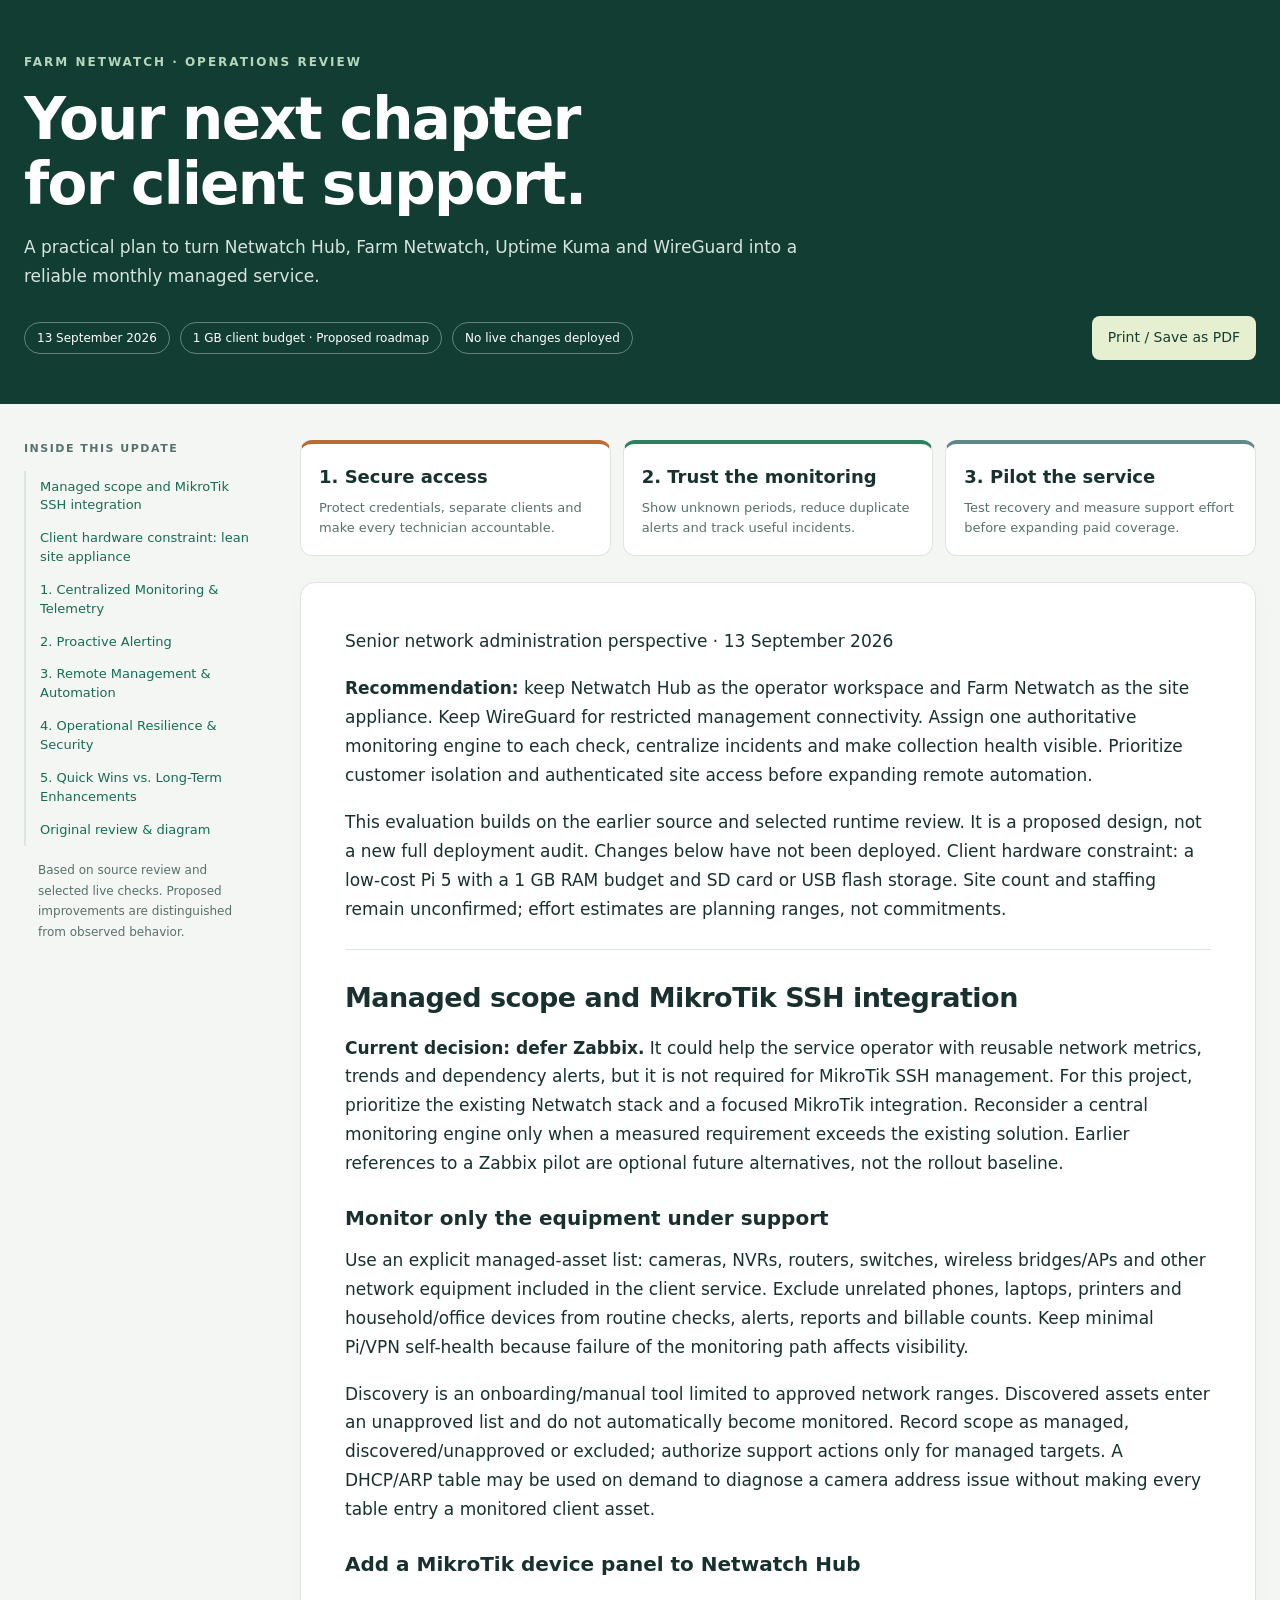
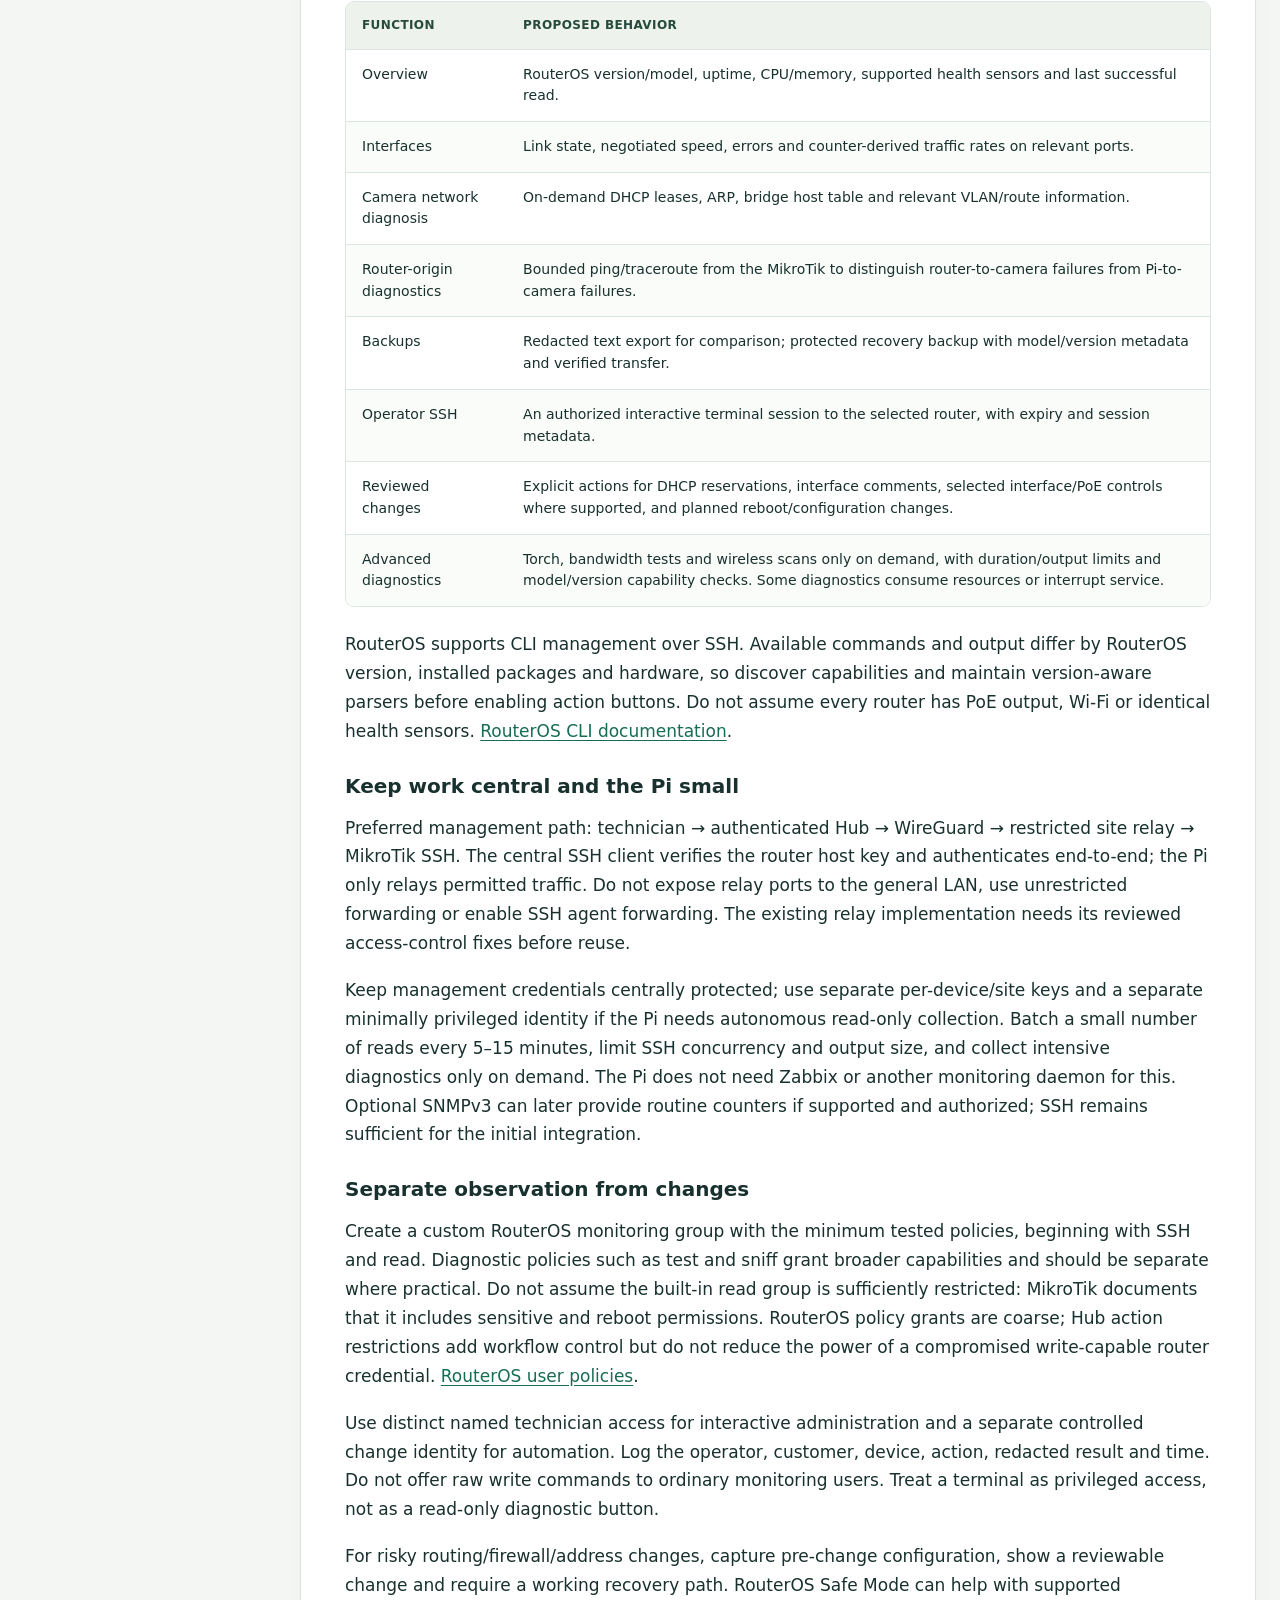
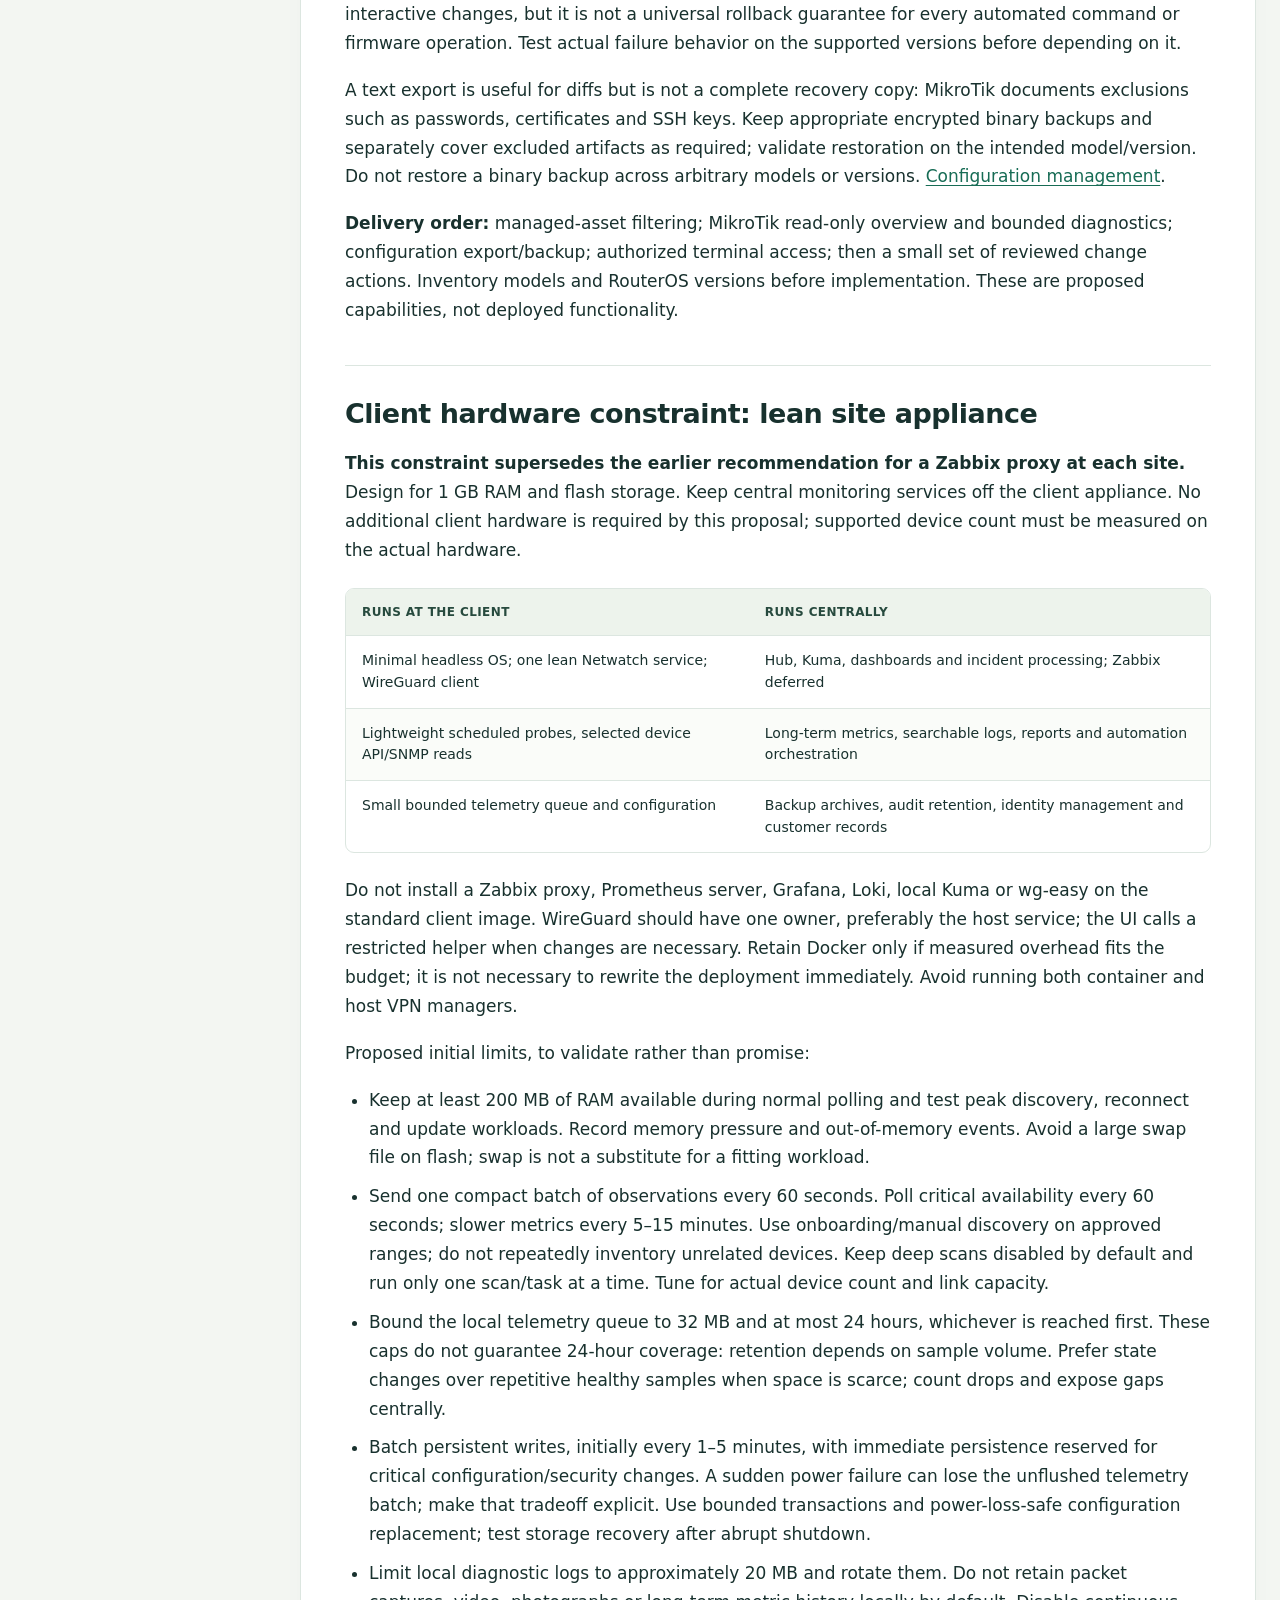
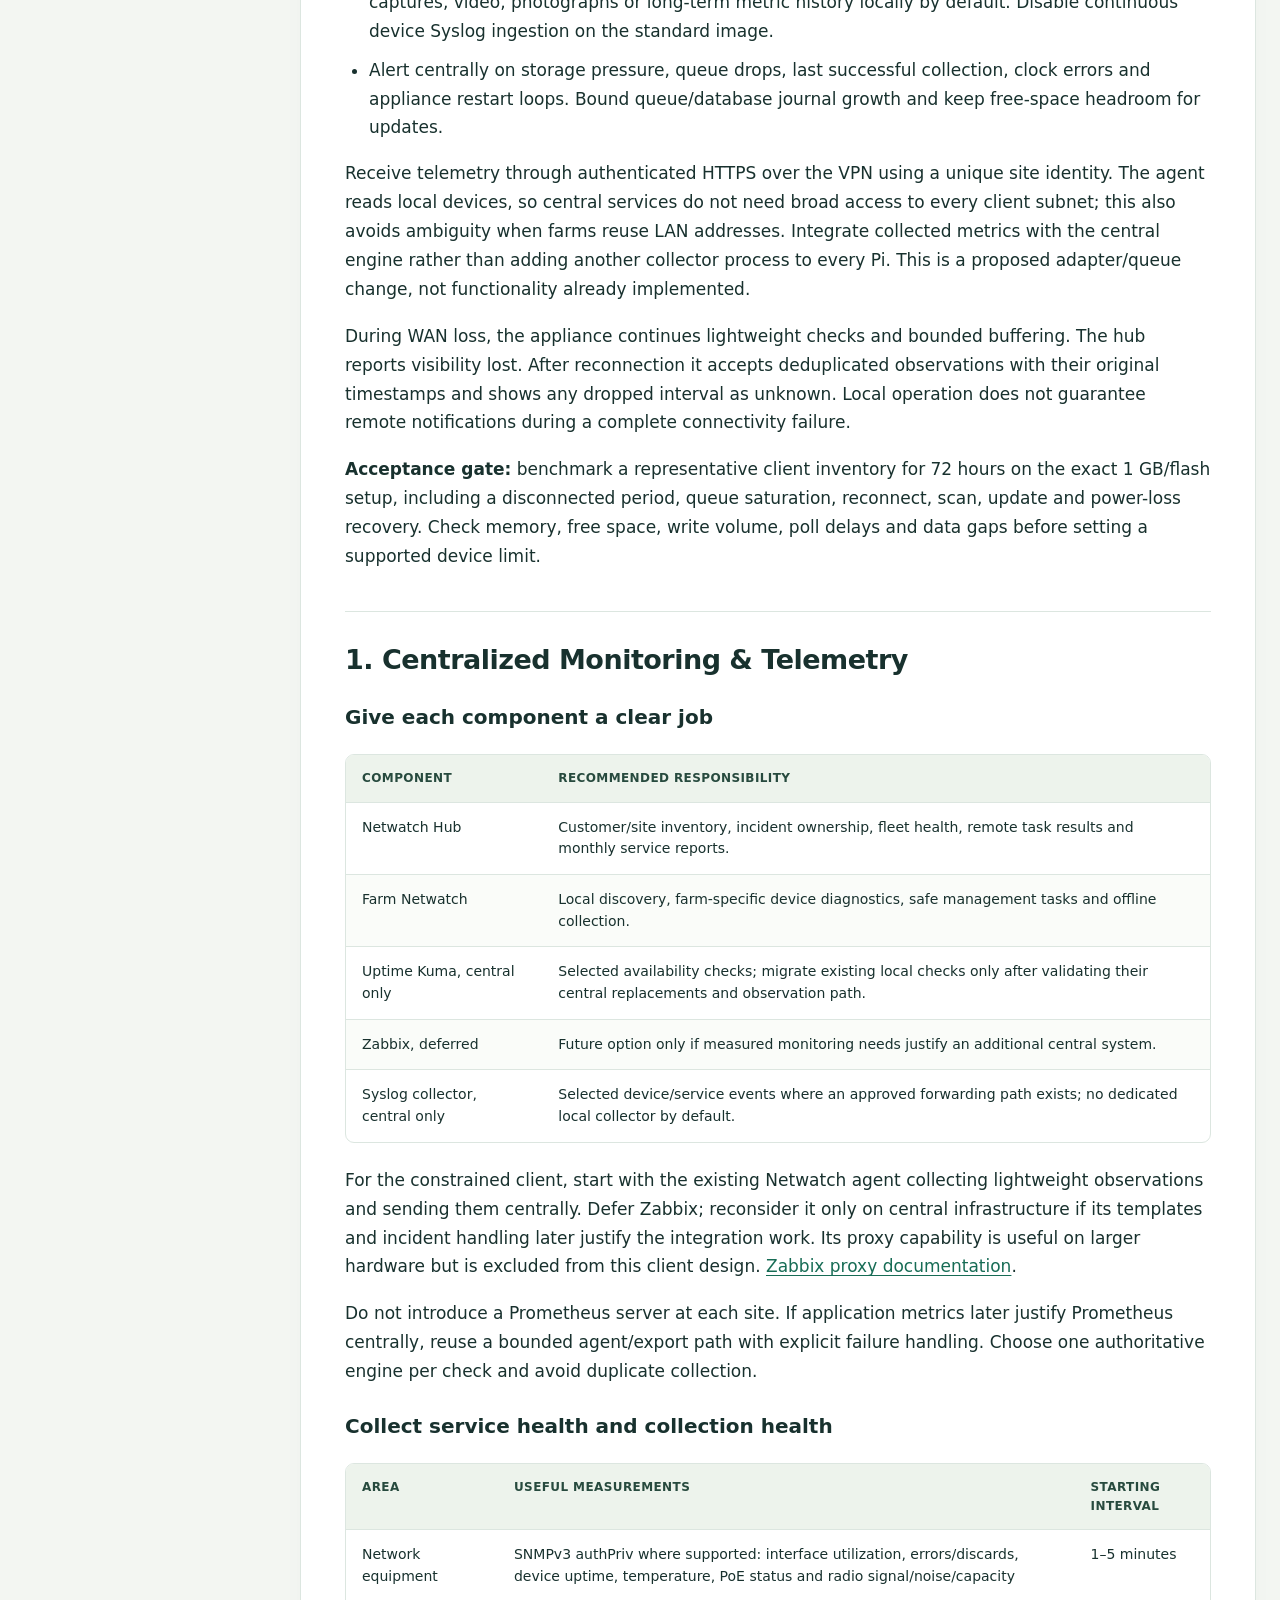
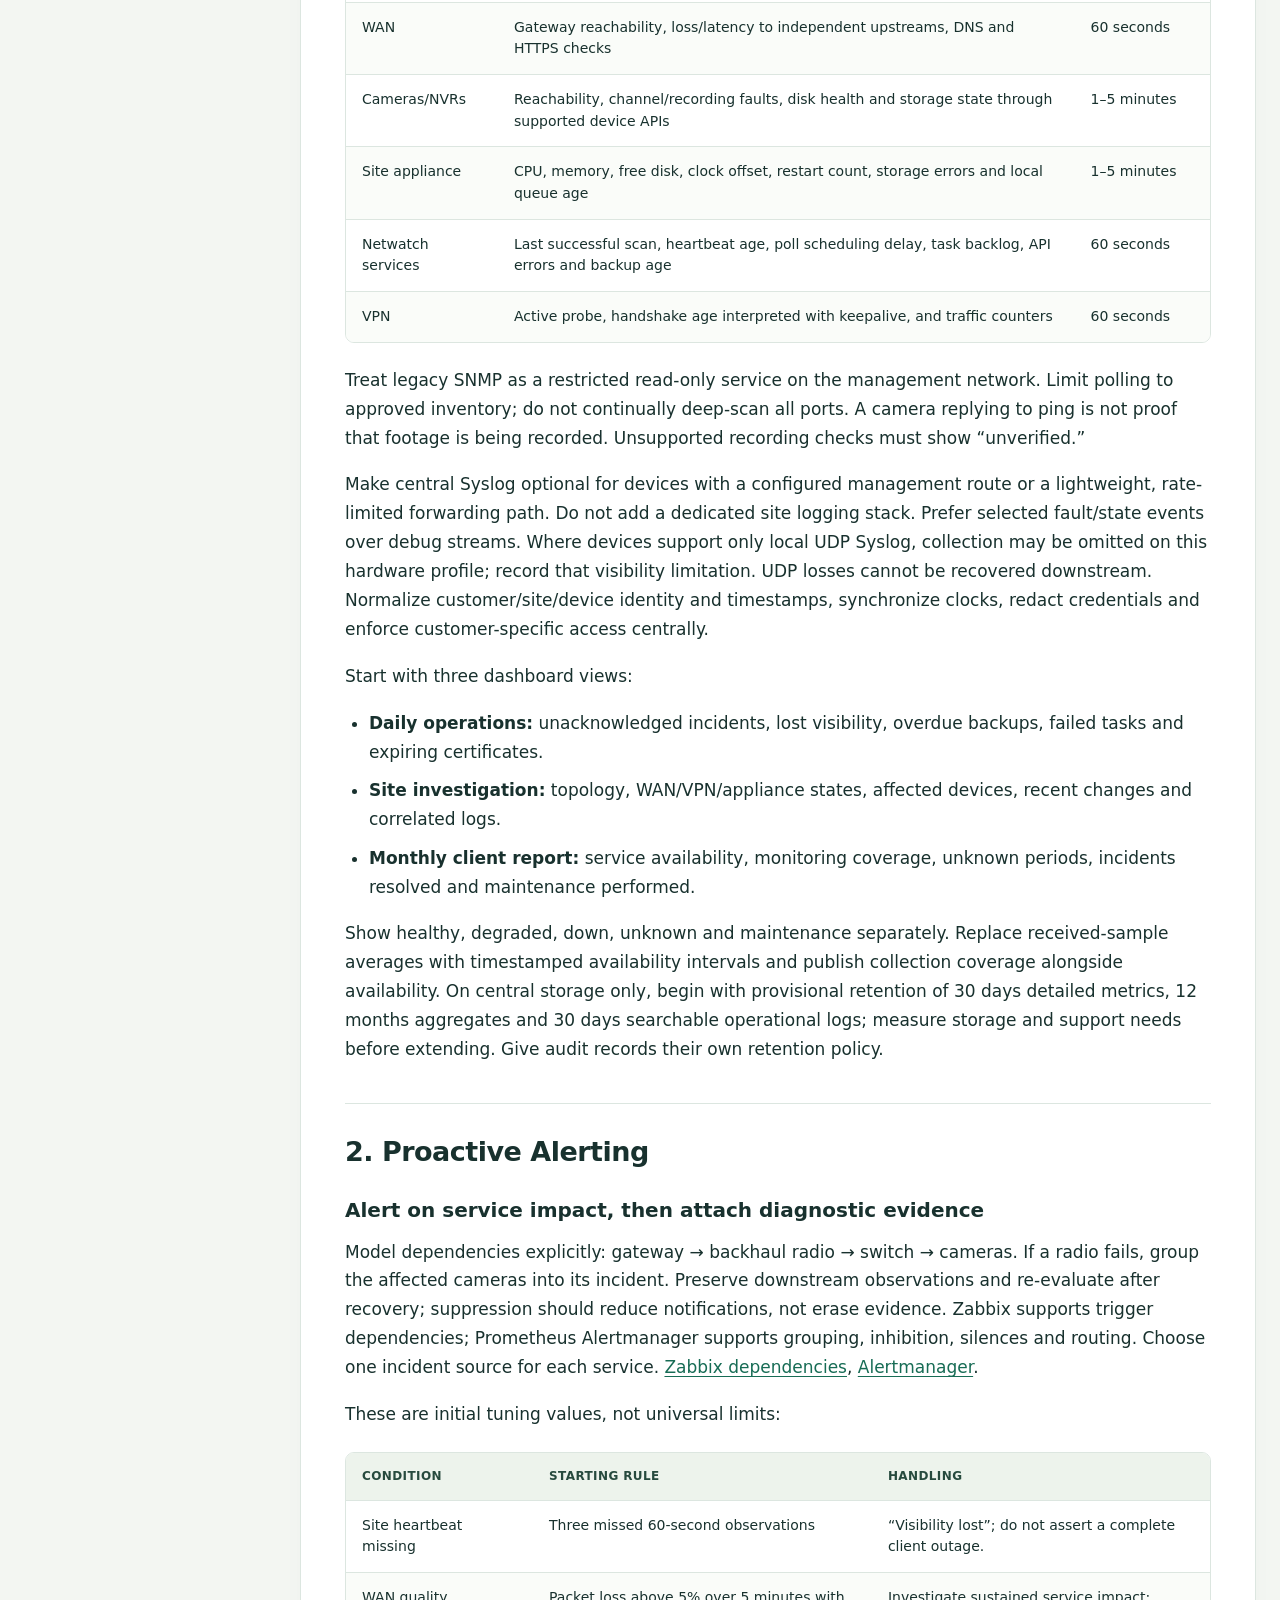
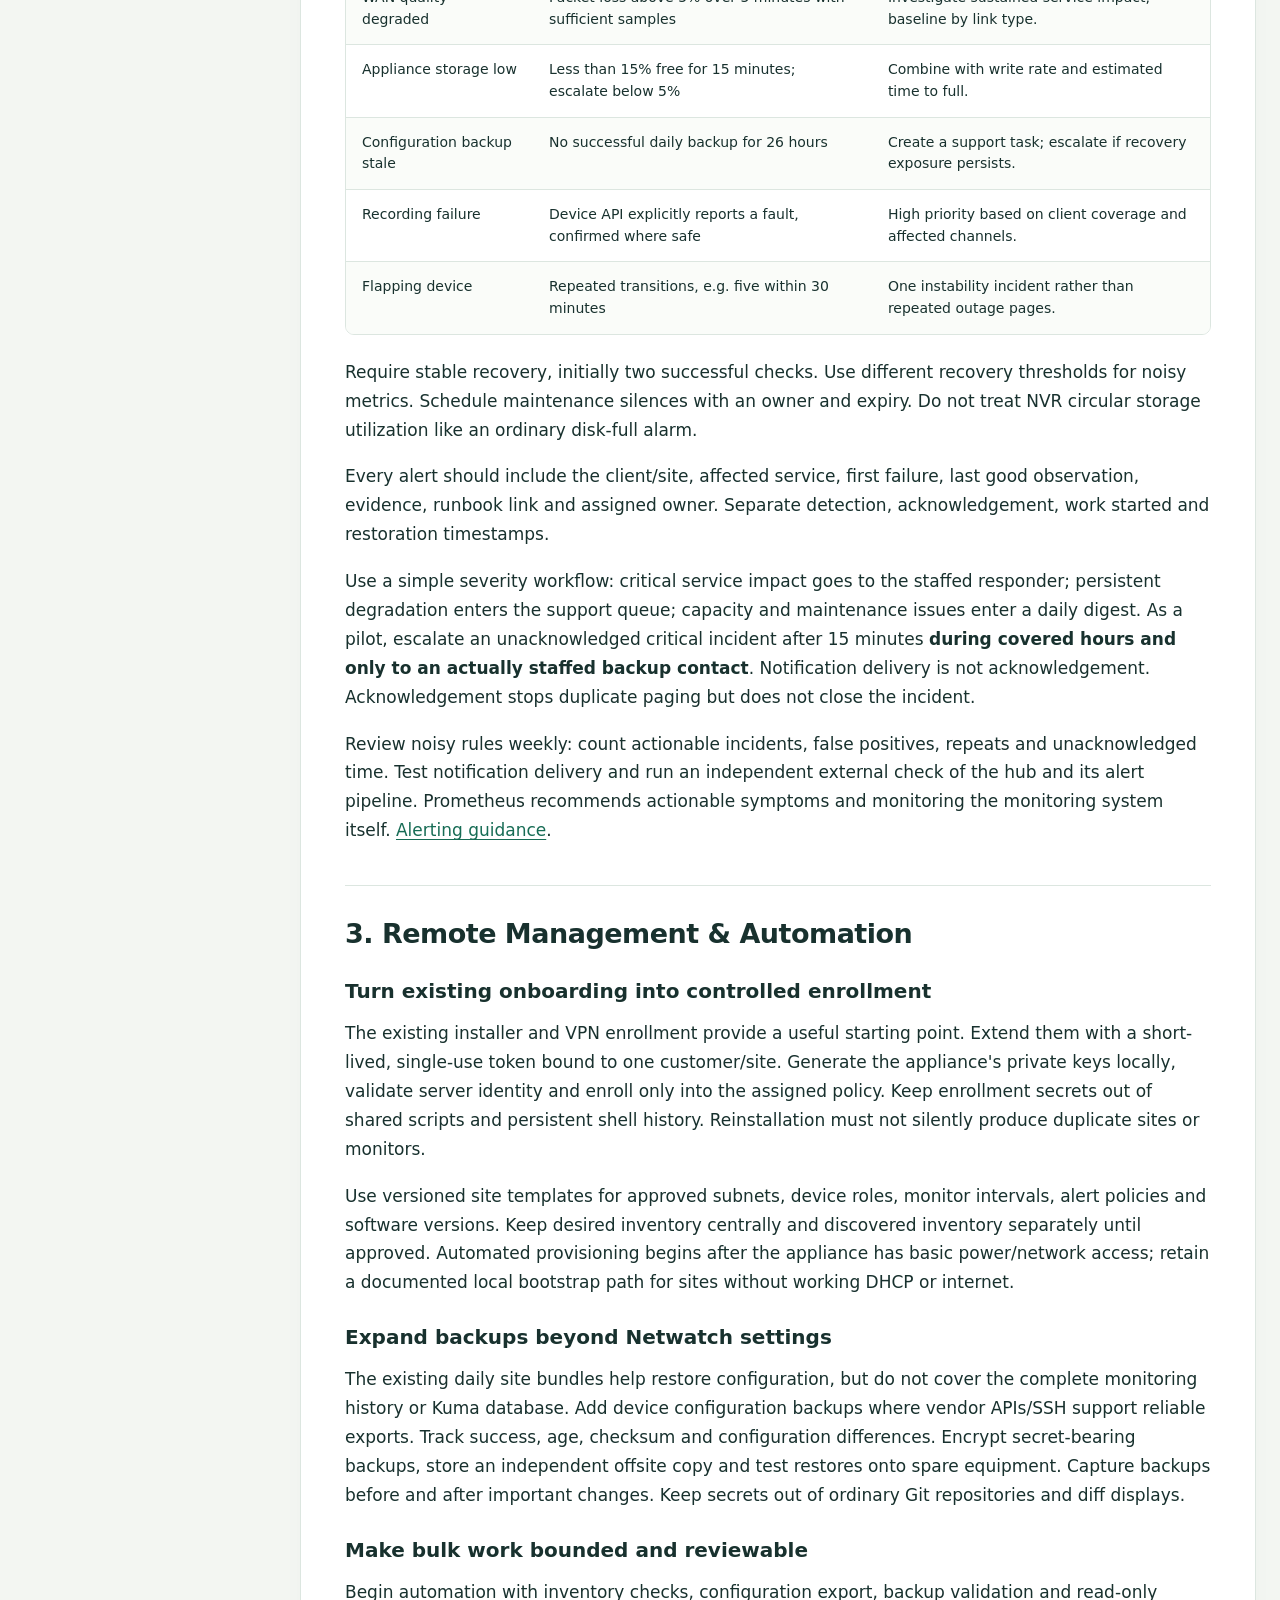
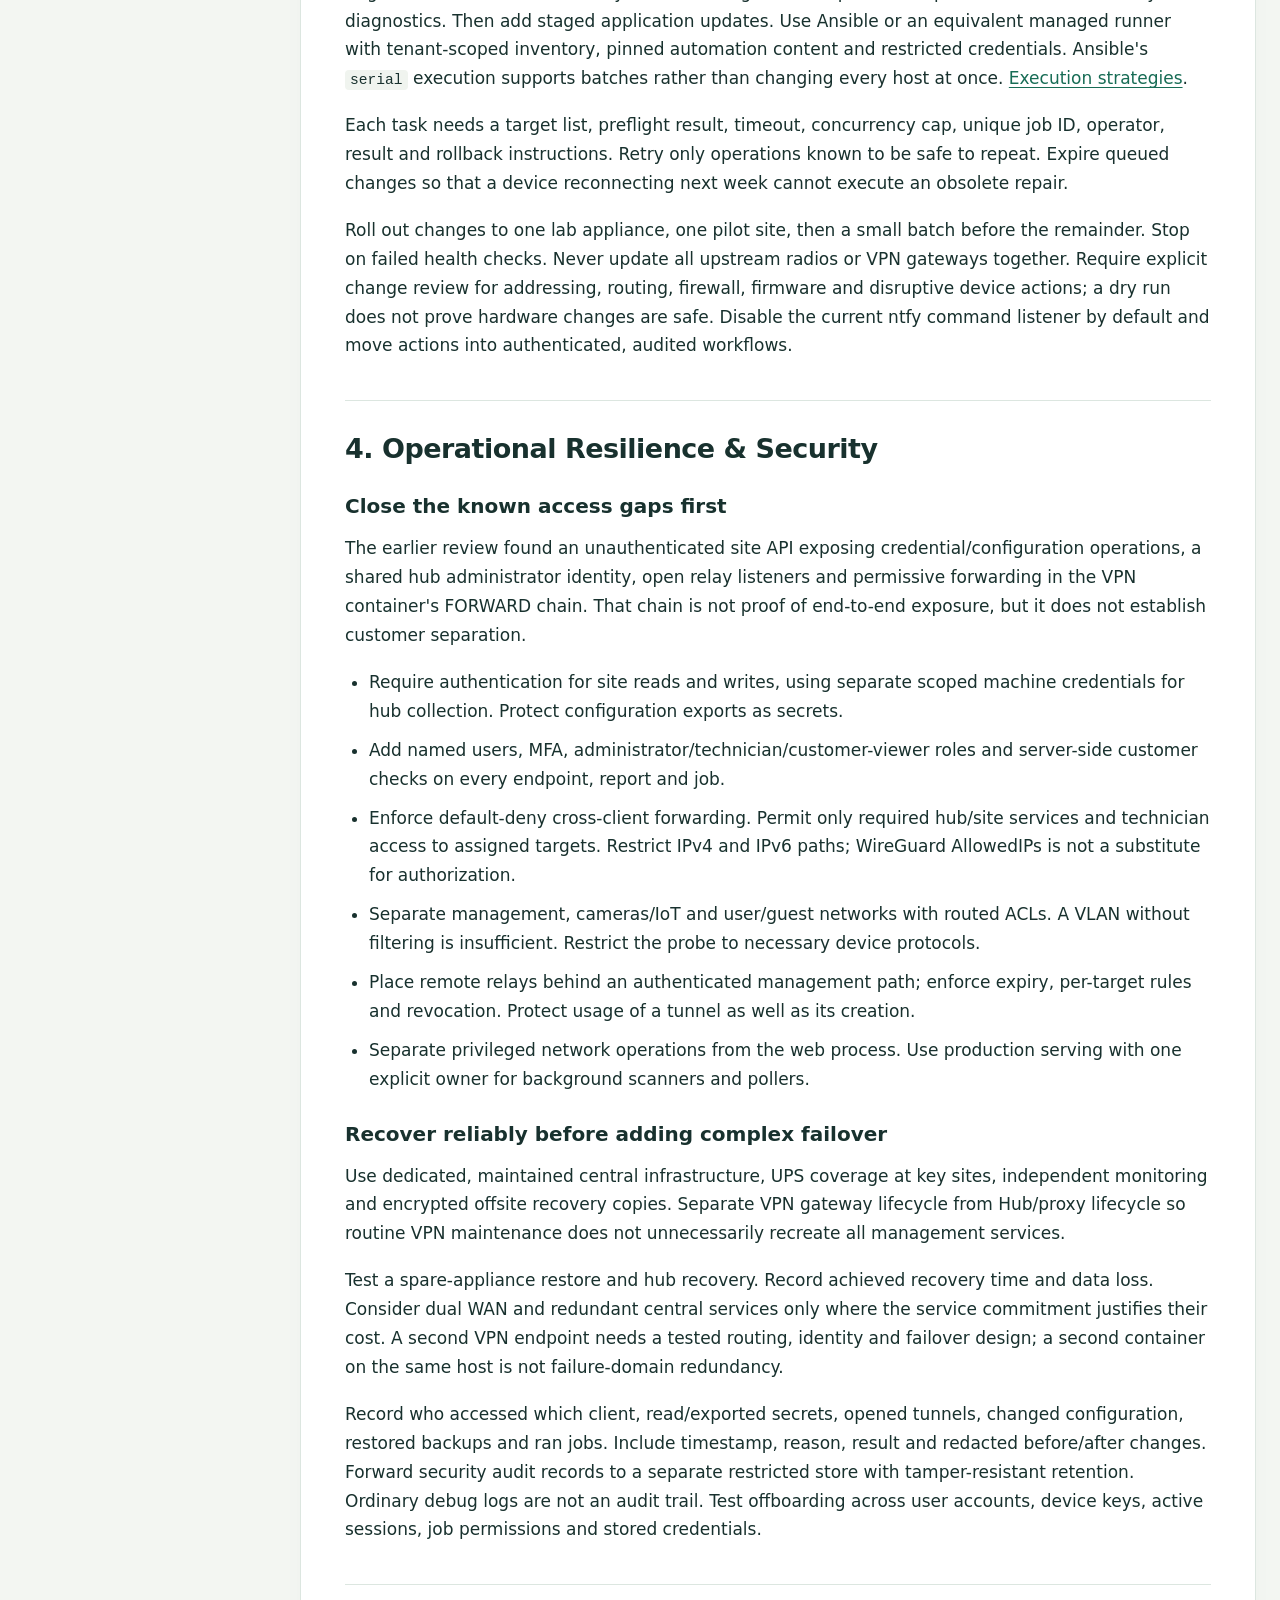
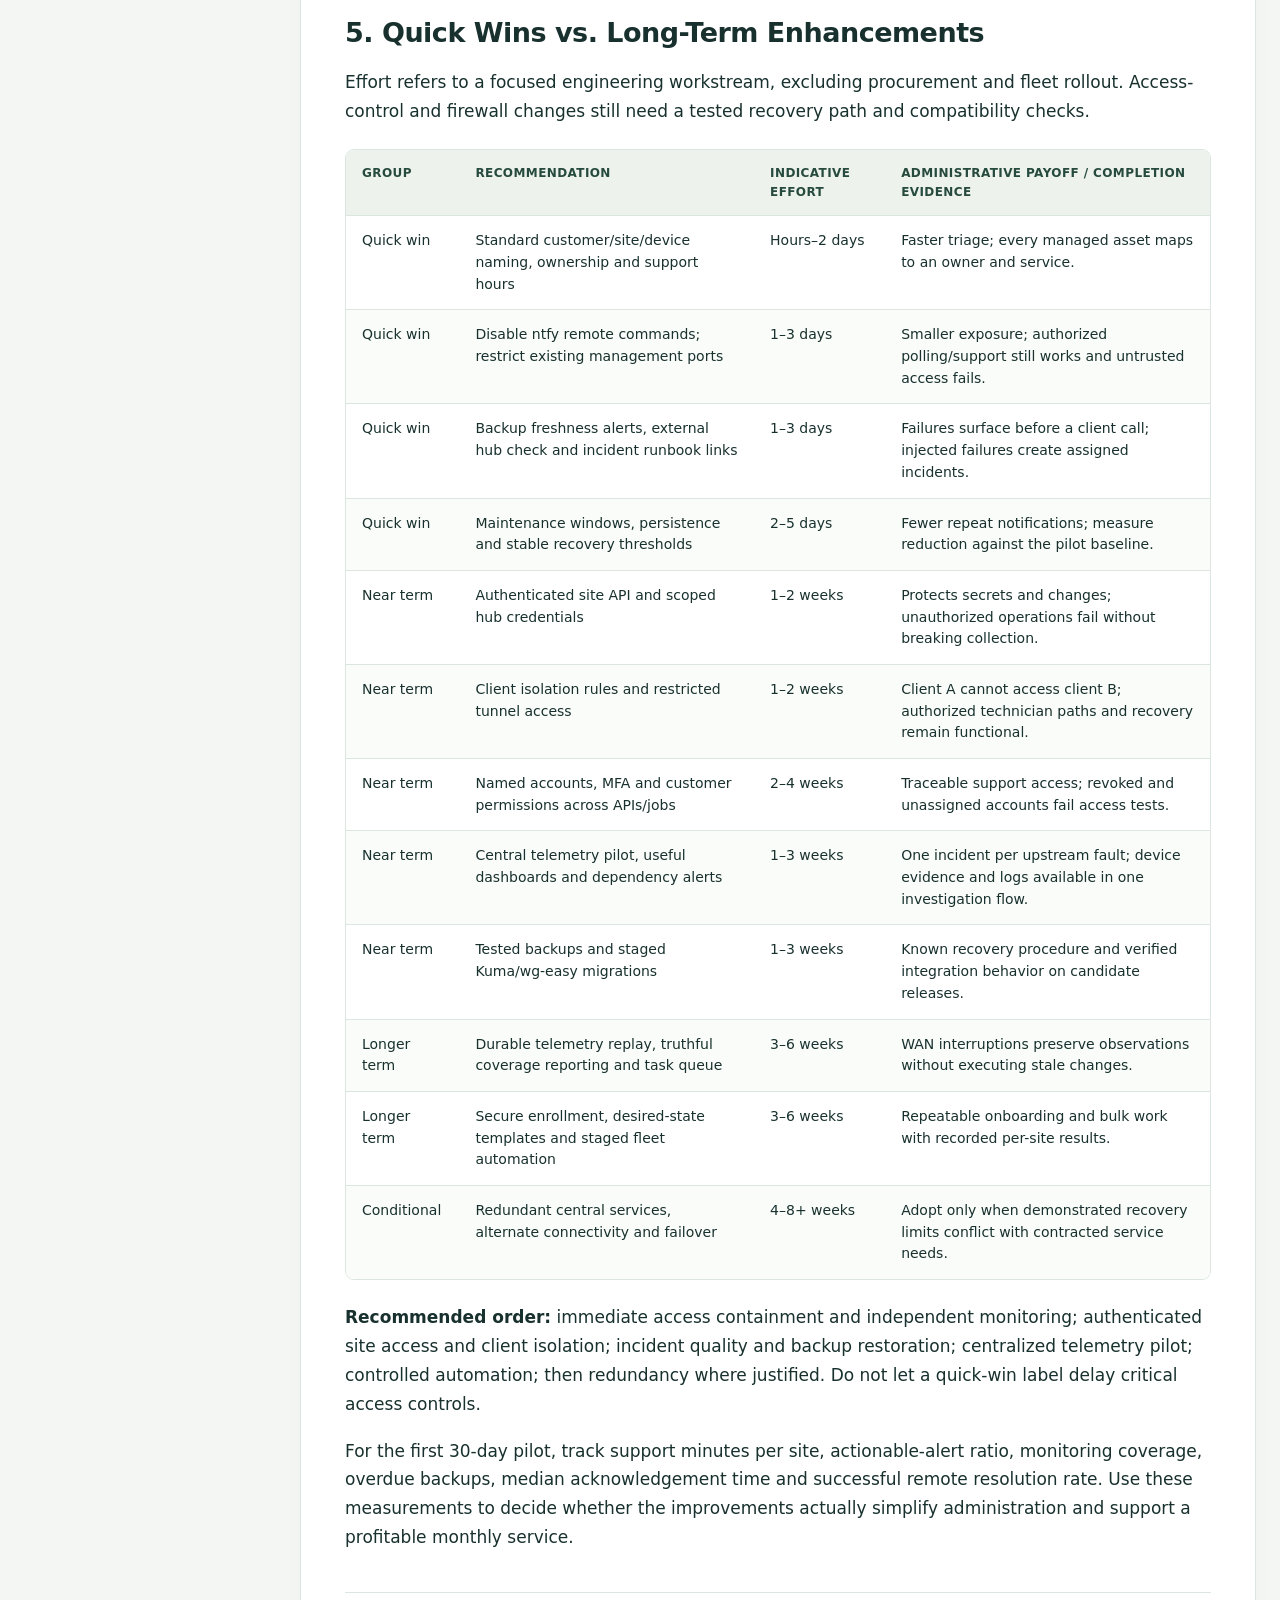
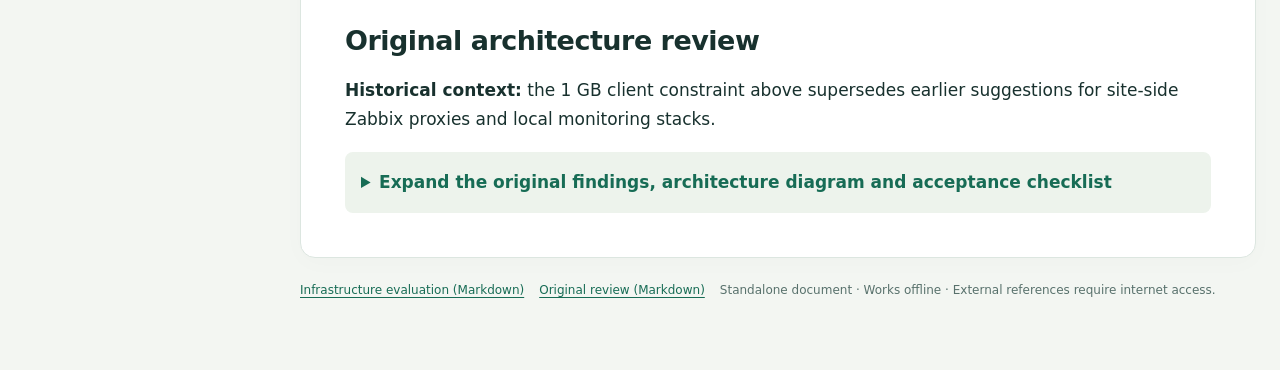
<file: NETWATCH-PROJECT-UPDATE.html>
<!doctype html>
<html lang="en"><head><meta charset="utf-8"><meta name="viewport" content="width=device-width, initial-scale=1"><meta name="description" content="Netwatch project review: secure client management, reliable monitoring and a phased monthly-service rollout."><title>Netwatch | Infrastructure evaluation & project update</title><style>
:root{--ink:#18312e;--muted:#58716c;--green:#176c55;--paper:#fff;--line:#dce6e0;--bg:#f3f6f2}*{box-sizing:border-box}html{scroll-behavior:smooth;scroll-padding-top:24px}body{margin:0;background:var(--bg);color:var(--ink);font:17px/1.7 system-ui,-apple-system,BlinkMacSystemFont,"Segoe UI",sans-serif}a{color:var(--green);text-underline-offset:3px}a:focus-visible,button:focus-visible,.table-wrap:focus-visible{outline:3px solid #d4a132;outline-offset:4px}.skip{position:absolute;top:-70px;left:16px;background:white;padding:10px;z-index:10}.skip:focus{top:10px}.hero{background:#123d33;color:#fff;padding:52px max(24px,calc((100vw - 1240px)/2)) 44px}.eyebrow{font-size:12px;font-weight:750;letter-spacing:2px;text-transform:uppercase;color:#b5d6bd}.hero h1{font-size:clamp(34px,5vw,58px);line-height:1.12;letter-spacing:-1.7px;margin:15px 0}.hero p{max-width:780px;color:#d6e5dc;margin:16px 0}.meta{display:flex;gap:10px;flex-wrap:wrap;align-items:center;margin-top:25px}.pill{font-size:12px;border:1px solid #628476;border-radius:30px;padding:5px 12px}.print{margin-left:auto;background:#e6efcf;border:0;color:#163e32;border-radius:8px;padding:10px 16px;font:inherit;font-size:14px;cursor:pointer}.layout{max-width:1290px;margin:0 auto;padding:36px 24px 70px;display:grid;grid-template-columns:240px minmax(0,1fr);gap:36px}aside{position:sticky;top:24px;align-self:start;font-size:13px}aside strong{display:block;font-size:11px;text-transform:uppercase;letter-spacing:1.5px;color:var(--muted);margin-bottom:12px}nav a{display:block;text-decoration:none;border-left:2px solid var(--line);padding:7px 14px;line-height:1.45}nav a:hover{background:#e4ede4;border-color:var(--green)}.aside-note{font-size:12px;color:var(--muted);padding:14px}main{min-width:0}.summary{display:grid;grid-template-columns:repeat(3,1fr);gap:12px;margin-bottom:26px}.card{background:#fff;border:1px solid var(--line);border-radius:12px;padding:18px}.card strong{display:block;font-size:18px}.card p{font-size:13px;line-height:1.5;margin:6px 0 0;color:var(--muted)}.card:first-child{border-top:4px solid #bb6b36}.card:nth-child(2){border-top:4px solid #2a8061}.card:nth-child(3){border-top:4px solid #62878b}article{background:var(--paper);border:1px solid var(--line);border-radius:15px;padding:clamp(22px,4vw,44px);box-shadow:0 5px 25px #163d3305}h2{font-size:27px;line-height:1.3;letter-spacing:-.5px;padding-top:30px;border-top:1px solid var(--line);margin:40px 0 18px}article>h2:first-of-type{margin-top:26px}p{margin:0 0 18px}li{margin:10px 0}li p{margin:0}ul,ol{padding-left:24px}.table-wrap{overflow-x:auto;margin:23px 0;border:1px solid var(--line);border-radius:9px}table{width:100%;border-collapse:collapse;font-size:14px;line-height:1.55;min-width:550px}th{text-align:left;background:#edf3ec;color:#274a3e;font-size:12px;text-transform:uppercase;letter-spacing:.4px}td,th{padding:14px 16px;vertical-align:top;border-bottom:1px solid var(--line)}tr:last-child td{border-bottom:0}tbody tr:nth-child(even){background:#fafcf9}code{font-size:.86em;background:#f0f4ef;padding:2px 5px;border-radius:4px;overflow-wrap:anywhere}.architecture{background:#f3f7f0;padding:24px 18px;border:1px solid var(--line);border-radius:12px;margin:24px 0}.arch-row{display:flex;justify-content:center;gap:16px;align-items:center;flex-wrap:wrap}.arch-row span{background:white;border:1px solid #bad0be;border-radius:9px;padding:14px;text-align:center;flex:1;min-width:170px;font-size:15px;font-weight:650}.arch-row small{font-size:12px;color:var(--muted);font-weight:400}.arch-down{text-align:center;color:var(--green);font-size:24px}.architecture p{text-align:center;font-size:13px;color:var(--muted);margin:15px 0}.auxiliary span{background:#e7efdf;font-size:12px}.footer{color:var(--muted);font-size:12px;margin-top:22px}.footer a{margin-right:15px}@media(max-width:900px){.layout{grid-template-columns:1fr;gap:20px}aside{position:static}nav{display:flex;flex-wrap:wrap;gap:6px}nav a{border:1px solid var(--line);border-radius:6px;background:#fff;padding:7px 10px}.aside-note{display:none}}@media(max-width:570px){body{font-size:16px}.hero{padding:32px 22px}.layout{padding:22px 14px}.summary{grid-template-columns:1fr}.card{padding:13px 16px}.card strong{font-size:16px}.print{margin-left:0}article{padding:22px 18px}.arch-row{flex-direction:column}.arch-row span{width:100%}.arch-row b{transform:rotate(90deg)}}@media(prefers-reduced-motion:reduce){html{scroll-behavior:auto}}@media print{@page{margin:16mm}body{background:white;font-size:10pt;color:#111}.hero{padding:0 0 16px;background:white;color:#111}.hero h1{font-size:28pt}.hero p,.eyebrow{color:#333}.pill{border-color:#bbb}.print,aside,.skip{display:none}.layout{display:block;padding:0}.summary{margin-top:18px}.card,article{box-shadow:none}article{border:0;padding:0}h2{font-size:17pt;break-after:avoid}.table-wrap{overflow:visible}table{min-width:0;font-size:9pt}tr,.card,.architecture{break-inside:avoid}a{color:#111}code{background:none}.footer{margin-top:15px}}
h3{font-size:20px;line-height:1.4;margin:26px 0 14px}summary{cursor:pointer;font-weight:650;color:var(--green);padding:16px;background:#edf3ec;border-radius:8px}details[open]>summary{margin-bottom:24px}details h2{font-size:23px}</style></head>
<body><a class="skip" href="#main">Skip to review</a><header class="hero"><div class="eyebrow">Farm Netwatch · Operations review</div><h1>Your next chapter<br>for client support.</h1><p>A practical plan to turn Netwatch Hub, Farm Netwatch, Uptime Kuma and WireGuard into a reliable monthly managed service.</p><div class="meta"><span class="pill">13 September 2026</span><span class="pill">1 GB client budget · Proposed roadmap</span><span class="pill">No live changes deployed</span><button class="print" onclick="window.print()">Print / Save as PDF</button></div></header>
<div class="layout"><aside><strong>Inside this update</strong><nav aria-label="Review sections"><a href="#evaluation-managed-scope-and-mikrotik-ssh-integration">Managed scope and MikroTik SSH integration</a><a href="#evaluation-client-hardware-constraint-lean-site-appliance">Client hardware constraint: lean site appliance</a><a href="#evaluation-1-centralized-monitoring-amp-telemetry">1. Centralized Monitoring &amp; Telemetry</a><a href="#evaluation-2-proactive-alerting">2. Proactive Alerting</a><a href="#evaluation-3-remote-management-amp-automation">3. Remote Management &amp; Automation</a><a href="#evaluation-4-operational-resilience-amp-security">4. Operational Resilience &amp; Security</a><a href="#evaluation-5-quick-wins-vs-long-term-enhancements">5. Quick Wins vs. Long-Term Enhancements</a><a href="#original-review">Original review & diagram</a></nav><p class="aside-note">Based on source review and selected live checks. Proposed improvements are distinguished from observed behavior.</p></aside><main id="main"><section class="summary" aria-label="Main priorities"><div class="card"><strong>1. Secure access</strong><p>Protect credentials, separate clients and make every technician accountable.</p></div><div class="card"><strong>2. Trust the monitoring</strong><p>Show unknown periods, reduce duplicate alerts and track useful incidents.</p></div><div class="card"><strong>3. Pilot the service</strong><p>Test recovery and measure support effort before expanding paid coverage.</p></div></section><article>
<p>Senior network administration perspective · 13 September 2026</p>
<p><strong>Recommendation:</strong> keep Netwatch Hub as the operator workspace and Farm Netwatch as the site appliance. Keep WireGuard for restricted management connectivity. Assign one authoritative monitoring engine to each check, centralize incidents and make collection health visible. Prioritize customer isolation and authenticated site access before expanding remote automation.</p>
<p>This evaluation builds on the earlier source and selected runtime review. It is a proposed design, not a new full deployment audit. Changes below have not been deployed. Client hardware constraint: a low-cost Pi 5 with a 1 GB RAM budget and SD card or USB flash storage. Site count and staffing remain unconfirmed; effort estimates are planning ranges, not commitments.</p>
<h2 id="evaluation-managed-scope-and-mikrotik-ssh-integration">Managed scope and MikroTik SSH integration</h2>
<p><strong>Current decision: defer Zabbix.</strong> It could help the service operator with reusable network metrics, trends and dependency alerts, but it is not required for MikroTik SSH management. For this project, prioritize the existing Netwatch stack and a focused MikroTik integration. Reconsider a central monitoring engine only when a measured requirement exceeds the existing solution. Earlier references to a Zabbix pilot are optional future alternatives, not the rollout baseline.</p>
<h3>Monitor only the equipment under support</h3>
<p>Use an explicit managed-asset list: cameras, NVRs, routers, switches, wireless bridges/APs and other network equipment included in the client service. Exclude unrelated phones, laptops, printers and household/office devices from routine checks, alerts, reports and billable counts. Keep minimal Pi/VPN self-health because failure of the monitoring path affects visibility.</p>
<p>Discovery is an onboarding/manual tool limited to approved network ranges. Discovered assets enter an unapproved list and do not automatically become monitored. Record scope as managed, discovered/unapproved or excluded; authorize support actions only for managed targets. A DHCP/ARP table may be used on demand to diagnose a camera address issue without making every table entry a monitored client asset.</p>
<h3>Add a MikroTik device panel to Netwatch Hub</h3>
<div class="table-wrap" tabindex="0" role="region" aria-label="Scrollable recommendations table"><table>
<thead>
<tr>
<th>Function</th>
<th>Proposed behavior</th>
</tr>
</thead>
<tbody>
<tr>
<td>Overview</td>
<td>RouterOS version/model, uptime, CPU/memory, supported health sensors and last successful read.</td>
</tr>
<tr>
<td>Interfaces</td>
<td>Link state, negotiated speed, errors and counter-derived traffic rates on relevant ports.</td>
</tr>
<tr>
<td>Camera network diagnosis</td>
<td>On-demand DHCP leases, ARP, bridge host table and relevant VLAN/route information.</td>
</tr>
<tr>
<td>Router-origin diagnostics</td>
<td>Bounded ping/traceroute from the MikroTik to distinguish router-to-camera failures from Pi-to-camera failures.</td>
</tr>
<tr>
<td>Backups</td>
<td>Redacted text export for comparison; protected recovery backup with model/version metadata and verified transfer.</td>
</tr>
<tr>
<td>Operator SSH</td>
<td>An authorized interactive terminal session to the selected router, with expiry and session metadata.</td>
</tr>
<tr>
<td>Reviewed changes</td>
<td>Explicit actions for DHCP reservations, interface comments, selected interface/PoE controls where supported, and planned reboot/configuration changes.</td>
</tr>
<tr>
<td>Advanced diagnostics</td>
<td>Torch, bandwidth tests and wireless scans only on demand, with duration/output limits and model/version capability checks. Some diagnostics consume resources or interrupt service.</td>
</tr>
</tbody>
</table></div>
<p>RouterOS supports CLI management over SSH. Available commands and output differ by RouterOS version, installed packages and hardware, so discover capabilities and maintain version-aware parsers before enabling action buttons. Do not assume every router has PoE output, Wi-Fi or identical health sensors. <a href="https://help.mikrotik.com/docs/spaces/ROS/pages/328134/Command+Line+Interface">RouterOS CLI documentation</a>.</p>
<h3>Keep work central and the Pi small</h3>
<p>Preferred management path: technician → authenticated Hub → WireGuard → restricted site relay → MikroTik SSH. The central SSH client verifies the router host key and authenticates end-to-end; the Pi only relays permitted traffic. Do not expose relay ports to the general LAN, use unrestricted forwarding or enable SSH agent forwarding. The existing relay implementation needs its reviewed access-control fixes before reuse.</p>
<p>Keep management credentials centrally protected; use separate per-device/site keys and a separate minimally privileged identity if the Pi needs autonomous read-only collection. Batch a small number of reads every 5–15 minutes, limit SSH concurrency and output size, and collect intensive diagnostics only on demand. The Pi does not need Zabbix or another monitoring daemon for this. Optional SNMPv3 can later provide routine counters if supported and authorized; SSH remains sufficient for the initial integration.</p>
<h3>Separate observation from changes</h3>
<p>Create a custom RouterOS monitoring group with the minimum tested policies, beginning with SSH and read. Diagnostic policies such as test and sniff grant broader capabilities and should be separate where practical. Do not assume the built-in read group is sufficiently restricted: MikroTik documents that it includes sensitive and reboot permissions. RouterOS policy grants are coarse; Hub action restrictions add workflow control but do not reduce the power of a compromised write-capable router credential. <a href="https://manual.mikrotik.com/docs/authentication-authorization-accounting/user/">RouterOS user policies</a>.</p>
<p>Use distinct named technician access for interactive administration and a separate controlled change identity for automation. Log the operator, customer, device, action, redacted result and time. Do not offer raw write commands to ordinary monitoring users. Treat a terminal as privileged access, not as a read-only diagnostic button.</p>
<p>For risky routing/firewall/address changes, capture pre-change configuration, show a reviewable change and require a working recovery path. RouterOS Safe Mode can help with supported interactive changes, but it is not a universal rollback guarantee for every automated command or firmware operation. Test actual failure behavior on the supported versions before depending on it.</p>
<p>A text export is useful for diffs but is not a complete recovery copy: MikroTik documents exclusions such as passwords, certificates and SSH keys. Keep appropriate encrypted binary backups and separately cover excluded artifacts as required; validate restoration on the intended model/version. Do not restore a binary backup across arbitrary models or versions. <a href="https://manual.mikrotik.com/docs/getting-started/configuration-management/">Configuration management</a>.</p>
<p><strong>Delivery order:</strong> managed-asset filtering; MikroTik read-only overview and bounded diagnostics; configuration export/backup; authorized terminal access; then a small set of reviewed change actions. Inventory models and RouterOS versions before implementation. These are proposed capabilities, not deployed functionality.</p>
<h2 id="evaluation-client-hardware-constraint-lean-site-appliance">Client hardware constraint: lean site appliance</h2>
<p><strong>This constraint supersedes the earlier recommendation for a Zabbix proxy at each site.</strong> Design for 1 GB RAM and flash storage. Keep central monitoring services off the client appliance. No additional client hardware is required by this proposal; supported device count must be measured on the actual hardware.</p>
<div class="table-wrap" tabindex="0" role="region" aria-label="Scrollable recommendations table"><table>
<thead>
<tr>
<th>Runs at the client</th>
<th>Runs centrally</th>
</tr>
</thead>
<tbody>
<tr>
<td>Minimal headless OS; one lean Netwatch service; WireGuard client</td>
<td>Hub, Kuma, dashboards and incident processing; Zabbix deferred</td>
</tr>
<tr>
<td>Lightweight scheduled probes, selected device API/SNMP reads</td>
<td>Long-term metrics, searchable logs, reports and automation orchestration</td>
</tr>
<tr>
<td>Small bounded telemetry queue and configuration</td>
<td>Backup archives, audit retention, identity management and customer records</td>
</tr>
</tbody>
</table></div>
<p>Do not install a Zabbix proxy, Prometheus server, Grafana, Loki, local Kuma or wg-easy on the standard client image. WireGuard should have one owner, preferably the host service; the UI calls a restricted helper when changes are necessary. Retain Docker only if measured overhead fits the budget; it is not necessary to rewrite the deployment immediately. Avoid running both container and host VPN managers.</p>
<p>Proposed initial limits, to validate rather than promise:</p>
<ul>
<li>Keep at least 200 MB of RAM available during normal polling and test peak discovery, reconnect and update workloads. Record memory pressure and out-of-memory events. Avoid a large swap file on flash; swap is not a substitute for a fitting workload.</li>
<li>Send one compact batch of observations every 60 seconds. Poll critical availability every 60 seconds; slower metrics every 5–15 minutes. Use onboarding/manual discovery on approved ranges; do not repeatedly inventory unrelated devices. Keep deep scans disabled by default and run only one scan/task at a time. Tune for actual device count and link capacity.</li>
<li>Bound the local telemetry queue to 32 MB and at most 24 hours, whichever is reached first. These caps do not guarantee 24-hour coverage: retention depends on sample volume. Prefer state changes over repetitive healthy samples when space is scarce; count drops and expose gaps centrally.</li>
<li>Batch persistent writes, initially every 1–5 minutes, with immediate persistence reserved for critical configuration/security changes. A sudden power failure can lose the unflushed telemetry batch; make that tradeoff explicit. Use bounded transactions and power-loss-safe configuration replacement; test storage recovery after abrupt shutdown.</li>
<li>Limit local diagnostic logs to approximately 20 MB and rotate them. Do not retain packet captures, video, photographs or long-term metric history locally by default. Disable continuous device Syslog ingestion on the standard image.</li>
<li>Alert centrally on storage pressure, queue drops, last successful collection, clock errors and appliance restart loops. Bound queue/database journal growth and keep free-space headroom for updates.</li>
</ul>
<p>Receive telemetry through authenticated HTTPS over the VPN using a unique site identity. The agent reads local devices, so central services do not need broad access to every client subnet; this also avoids ambiguity when farms reuse LAN addresses. Integrate collected metrics with the central engine rather than adding another collector process to every Pi. This is a proposed adapter/queue change, not functionality already implemented.</p>
<p>During WAN loss, the appliance continues lightweight checks and bounded buffering. The hub reports visibility lost. After reconnection it accepts deduplicated observations with their original timestamps and shows any dropped interval as unknown. Local operation does not guarantee remote notifications during a complete connectivity failure.</p>
<p><strong>Acceptance gate:</strong> benchmark a representative client inventory for 72 hours on the exact 1 GB/flash setup, including a disconnected period, queue saturation, reconnect, scan, update and power-loss recovery. Check memory, free space, write volume, poll delays and data gaps before setting a supported device limit.</p>
<h2 id="evaluation-1-centralized-monitoring-amp-telemetry">1. Centralized Monitoring &amp; Telemetry</h2>
<h3>Give each component a clear job</h3>
<div class="table-wrap" tabindex="0" role="region" aria-label="Scrollable recommendations table"><table>
<thead>
<tr>
<th>Component</th>
<th>Recommended responsibility</th>
</tr>
</thead>
<tbody>
<tr>
<td>Netwatch Hub</td>
<td>Customer/site inventory, incident ownership, fleet health, remote task results and monthly service reports.</td>
</tr>
<tr>
<td>Farm Netwatch</td>
<td>Local discovery, farm-specific device diagnostics, safe management tasks and offline collection.</td>
</tr>
<tr>
<td>Uptime Kuma, central only</td>
<td>Selected availability checks; migrate existing local checks only after validating their central replacements and observation path.</td>
</tr>
<tr>
<td>Zabbix, deferred</td>
<td>Future option only if measured monitoring needs justify an additional central system.</td>
</tr>
<tr>
<td>Syslog collector, central only</td>
<td>Selected device/service events where an approved forwarding path exists; no dedicated local collector by default.</td>
</tr>
</tbody>
</table></div>
<p>For the constrained client, start with the existing Netwatch agent collecting lightweight observations and sending them centrally. Defer Zabbix; reconsider it only on central infrastructure if its templates and incident handling later justify the integration work. Its proxy capability is useful on larger hardware but is excluded from this client design. <a href="https://www.zabbix.com/documentation/current/en/manual/distributed_monitoring/proxies">Zabbix proxy documentation</a>.</p>
<p>Do not introduce a Prometheus server at each site. If application metrics later justify Prometheus centrally, reuse a bounded agent/export path with explicit failure handling. Choose one authoritative engine per check and avoid duplicate collection.</p>
<h3>Collect service health and collection health</h3>
<div class="table-wrap" tabindex="0" role="region" aria-label="Scrollable recommendations table"><table>
<thead>
<tr>
<th>Area</th>
<th>Useful measurements</th>
<th>Starting interval</th>
</tr>
</thead>
<tbody>
<tr>
<td>Network equipment</td>
<td>SNMPv3 authPriv where supported: interface utilization, errors/discards, device uptime, temperature, PoE status and radio signal/noise/capacity</td>
<td>1–5 minutes</td>
</tr>
<tr>
<td>WAN</td>
<td>Gateway reachability, loss/latency to independent upstreams, DNS and HTTPS checks</td>
<td>60 seconds</td>
</tr>
<tr>
<td>Cameras/NVRs</td>
<td>Reachability, channel/recording faults, disk health and storage state through supported device APIs</td>
<td>1–5 minutes</td>
</tr>
<tr>
<td>Site appliance</td>
<td>CPU, memory, free disk, clock offset, restart count, storage errors and local queue age</td>
<td>1–5 minutes</td>
</tr>
<tr>
<td>Netwatch services</td>
<td>Last successful scan, heartbeat age, poll scheduling delay, task backlog, API errors and backup age</td>
<td>60 seconds</td>
</tr>
<tr>
<td>VPN</td>
<td>Active probe, handshake age interpreted with keepalive, and traffic counters</td>
<td>60 seconds</td>
</tr>
</tbody>
</table></div>
<p>Treat legacy SNMP as a restricted read-only service on the management network. Limit polling to approved inventory; do not continually deep-scan all ports. A camera replying to ping is not proof that footage is being recorded. Unsupported recording checks must show “unverified.”</p>
<p>Make central Syslog optional for devices with a configured management route or a lightweight, rate-limited forwarding path. Do not add a dedicated site logging stack. Prefer selected fault/state events over debug streams. Where devices support only local UDP Syslog, collection may be omitted on this hardware profile; record that visibility limitation. UDP losses cannot be recovered downstream. Normalize customer/site/device identity and timestamps, synchronize clocks, redact credentials and enforce customer-specific access centrally.</p>
<p>Start with three dashboard views:</p>
<ul>
<li><strong>Daily operations:</strong> unacknowledged incidents, lost visibility, overdue backups, failed tasks and expiring certificates.</li>
<li><strong>Site investigation:</strong> topology, WAN/VPN/appliance states, affected devices, recent changes and correlated logs.</li>
<li><strong>Monthly client report:</strong> service availability, monitoring coverage, unknown periods, incidents resolved and maintenance performed.</li>
</ul>
<p>Show healthy, degraded, down, unknown and maintenance separately. Replace received-sample averages with timestamped availability intervals and publish collection coverage alongside availability. On central storage only, begin with provisional retention of 30 days detailed metrics, 12 months aggregates and 30 days searchable operational logs; measure storage and support needs before extending. Give audit records their own retention policy.</p>
<h2 id="evaluation-2-proactive-alerting">2. Proactive Alerting</h2>
<h3>Alert on service impact, then attach diagnostic evidence</h3>
<p>Model dependencies explicitly: gateway → backhaul radio → switch → cameras. If a radio fails, group the affected cameras into its incident. Preserve downstream observations and re-evaluate after recovery; suppression should reduce notifications, not erase evidence. Zabbix supports trigger dependencies; Prometheus Alertmanager supports grouping, inhibition, silences and routing. Choose one incident source for each service. <a href="https://www.zabbix.com/documentation/current/en/manual/config/triggers/dependencies">Zabbix dependencies</a>, <a href="https://prometheus.io/docs/alerting/latest/alertmanager/">Alertmanager</a>.</p>
<p>These are initial tuning values, not universal limits:</p>
<div class="table-wrap" tabindex="0" role="region" aria-label="Scrollable recommendations table"><table>
<thead>
<tr>
<th>Condition</th>
<th>Starting rule</th>
<th>Handling</th>
</tr>
</thead>
<tbody>
<tr>
<td>Site heartbeat missing</td>
<td>Three missed 60-second observations</td>
<td>“Visibility lost”; do not assert a complete client outage.</td>
</tr>
<tr>
<td>WAN quality degraded</td>
<td>Packet loss above 5% over 5 minutes with sufficient samples</td>
<td>Investigate sustained service impact; baseline by link type.</td>
</tr>
<tr>
<td>Appliance storage low</td>
<td>Less than 15% free for 15 minutes; escalate below 5%</td>
<td>Combine with write rate and estimated time to full.</td>
</tr>
<tr>
<td>Configuration backup stale</td>
<td>No successful daily backup for 26 hours</td>
<td>Create a support task; escalate if recovery exposure persists.</td>
</tr>
<tr>
<td>Recording failure</td>
<td>Device API explicitly reports a fault, confirmed where safe</td>
<td>High priority based on client coverage and affected channels.</td>
</tr>
<tr>
<td>Flapping device</td>
<td>Repeated transitions, e.g. five within 30 minutes</td>
<td>One instability incident rather than repeated outage pages.</td>
</tr>
</tbody>
</table></div>
<p>Require stable recovery, initially two successful checks. Use different recovery thresholds for noisy metrics. Schedule maintenance silences with an owner and expiry. Do not treat NVR circular storage utilization like an ordinary disk-full alarm.</p>
<p>Every alert should include the client/site, affected service, first failure, last good observation, evidence, runbook link and assigned owner. Separate detection, acknowledgement, work started and restoration timestamps.</p>
<p>Use a simple severity workflow: critical service impact goes to the staffed responder; persistent degradation enters the support queue; capacity and maintenance issues enter a daily digest. As a pilot, escalate an unacknowledged critical incident after 15 minutes <strong>during covered hours and only to an actually staffed backup contact</strong>. Notification delivery is not acknowledgement. Acknowledgement stops duplicate paging but does not close the incident.</p>
<p>Review noisy rules weekly: count actionable incidents, false positives, repeats and unacknowledged time. Test notification delivery and run an independent external check of the hub and its alert pipeline. Prometheus recommends actionable symptoms and monitoring the monitoring system itself. <a href="https://prometheus.io/docs/practices/alerting/">Alerting guidance</a>.</p>
<h2 id="evaluation-3-remote-management-amp-automation">3. Remote Management &amp; Automation</h2>
<h3>Turn existing onboarding into controlled enrollment</h3>
<p>The existing installer and VPN enrollment provide a useful starting point. Extend them with a short-lived, single-use token bound to one customer/site. Generate the appliance's private keys locally, validate server identity and enroll only into the assigned policy. Keep enrollment secrets out of shared scripts and persistent shell history. Reinstallation must not silently produce duplicate sites or monitors.</p>
<p>Use versioned site templates for approved subnets, device roles, monitor intervals, alert policies and software versions. Keep desired inventory centrally and discovered inventory separately until approved. Automated provisioning begins after the appliance has basic power/network access; retain a documented local bootstrap path for sites without working DHCP or internet.</p>
<h3>Expand backups beyond Netwatch settings</h3>
<p>The existing daily site bundles help restore configuration, but do not cover the complete monitoring history or Kuma database. Add device configuration backups where vendor APIs/SSH support reliable exports. Track success, age, checksum and configuration differences. Encrypt secret-bearing backups, store an independent offsite copy and test restores onto spare equipment. Capture backups before and after important changes. Keep secrets out of ordinary Git repositories and diff displays.</p>
<h3>Make bulk work bounded and reviewable</h3>
<p>Begin automation with inventory checks, configuration export, backup validation and read-only diagnostics. Then add staged application updates. Use Ansible or an equivalent managed runner with tenant-scoped inventory, pinned automation content and restricted credentials. Ansible's <code>serial</code> execution supports batches rather than changing every host at once. <a href="https://docs.ansible.com/projects/ansible/latest/playbook_guide/playbooks_strategies.html">Execution strategies</a>.</p>
<p>Each task needs a target list, preflight result, timeout, concurrency cap, unique job ID, operator, result and rollback instructions. Retry only operations known to be safe to repeat. Expire queued changes so that a device reconnecting next week cannot execute an obsolete repair.</p>
<p>Roll out changes to one lab appliance, one pilot site, then a small batch before the remainder. Stop on failed health checks. Never update all upstream radios or VPN gateways together. Require explicit change review for addressing, routing, firewall, firmware and disruptive device actions; a dry run does not prove hardware changes are safe. Disable the current ntfy command listener by default and move actions into authenticated, audited workflows.</p>
<h2 id="evaluation-4-operational-resilience-amp-security">4. Operational Resilience &amp; Security</h2>
<h3>Close the known access gaps first</h3>
<p>The earlier review found an unauthenticated site API exposing credential/configuration operations, a shared hub administrator identity, open relay listeners and permissive forwarding in the VPN container's FORWARD chain. That chain is not proof of end-to-end exposure, but it does not establish customer separation.</p>
<ul>
<li>Require authentication for site reads and writes, using separate scoped machine credentials for hub collection. Protect configuration exports as secrets.</li>
<li>Add named users, MFA, administrator/technician/customer-viewer roles and server-side customer checks on every endpoint, report and job.</li>
<li>Enforce default-deny cross-client forwarding. Permit only required hub/site services and technician access to assigned targets. Restrict IPv4 and IPv6 paths; WireGuard AllowedIPs is not a substitute for authorization.</li>
<li>Separate management, cameras/IoT and user/guest networks with routed ACLs. A VLAN without filtering is insufficient. Restrict the probe to necessary device protocols.</li>
<li>Place remote relays behind an authenticated management path; enforce expiry, per-target rules and revocation. Protect usage of a tunnel as well as its creation.</li>
<li>Separate privileged network operations from the web process. Use production serving with one explicit owner for background scanners and pollers.</li>
</ul>
<h3>Recover reliably before adding complex failover</h3>
<p>Use dedicated, maintained central infrastructure, UPS coverage at key sites, independent monitoring and encrypted offsite recovery copies. Separate VPN gateway lifecycle from Hub/proxy lifecycle so routine VPN maintenance does not unnecessarily recreate all management services.</p>
<p>Test a spare-appliance restore and hub recovery. Record achieved recovery time and data loss. Consider dual WAN and redundant central services only where the service commitment justifies their cost. A second VPN endpoint needs a tested routing, identity and failover design; a second container on the same host is not failure-domain redundancy.</p>
<p>Record who accessed which client, read/exported secrets, opened tunnels, changed configuration, restored backups and ran jobs. Include timestamp, reason, result and redacted before/after changes. Forward security audit records to a separate restricted store with tamper-resistant retention. Ordinary debug logs are not an audit trail. Test offboarding across user accounts, device keys, active sessions, job permissions and stored credentials.</p>
<h2 id="evaluation-5-quick-wins-vs-long-term-enhancements">5. Quick Wins vs. Long-Term Enhancements</h2>
<p>Effort refers to a focused engineering workstream, excluding procurement and fleet rollout. Access-control and firewall changes still need a tested recovery path and compatibility checks.</p>
<div class="table-wrap" tabindex="0" role="region" aria-label="Scrollable recommendations table"><table>
<thead>
<tr>
<th>Group</th>
<th>Recommendation</th>
<th>Indicative effort</th>
<th>Administrative payoff / completion evidence</th>
</tr>
</thead>
<tbody>
<tr>
<td>Quick win</td>
<td>Standard customer/site/device naming, ownership and support hours</td>
<td>Hours–2 days</td>
<td>Faster triage; every managed asset maps to an owner and service.</td>
</tr>
<tr>
<td>Quick win</td>
<td>Disable ntfy remote commands; restrict existing management ports</td>
<td>1–3 days</td>
<td>Smaller exposure; authorized polling/support still works and untrusted access fails.</td>
</tr>
<tr>
<td>Quick win</td>
<td>Backup freshness alerts, external hub check and incident runbook links</td>
<td>1–3 days</td>
<td>Failures surface before a client call; injected failures create assigned incidents.</td>
</tr>
<tr>
<td>Quick win</td>
<td>Maintenance windows, persistence and stable recovery thresholds</td>
<td>2–5 days</td>
<td>Fewer repeat notifications; measure reduction against the pilot baseline.</td>
</tr>
<tr>
<td>Near term</td>
<td>Authenticated site API and scoped hub credentials</td>
<td>1–2 weeks</td>
<td>Protects secrets and changes; unauthorized operations fail without breaking collection.</td>
</tr>
<tr>
<td>Near term</td>
<td>Client isolation rules and restricted tunnel access</td>
<td>1–2 weeks</td>
<td>Client A cannot access client B; authorized technician paths and recovery remain functional.</td>
</tr>
<tr>
<td>Near term</td>
<td>Named accounts, MFA and customer permissions across APIs/jobs</td>
<td>2–4 weeks</td>
<td>Traceable support access; revoked and unassigned accounts fail access tests.</td>
</tr>
<tr>
<td>Near term</td>
<td>Central telemetry pilot, useful dashboards and dependency alerts</td>
<td>1–3 weeks</td>
<td>One incident per upstream fault; device evidence and logs available in one investigation flow.</td>
</tr>
<tr>
<td>Near term</td>
<td>Tested backups and staged Kuma/wg-easy migrations</td>
<td>1–3 weeks</td>
<td>Known recovery procedure and verified integration behavior on candidate releases.</td>
</tr>
<tr>
<td>Longer term</td>
<td>Durable telemetry replay, truthful coverage reporting and task queue</td>
<td>3–6 weeks</td>
<td>WAN interruptions preserve observations without executing stale changes.</td>
</tr>
<tr>
<td>Longer term</td>
<td>Secure enrollment, desired-state templates and staged fleet automation</td>
<td>3–6 weeks</td>
<td>Repeatable onboarding and bulk work with recorded per-site results.</td>
</tr>
<tr>
<td>Conditional</td>
<td>Redundant central services, alternate connectivity and failover</td>
<td>4–8+ weeks</td>
<td>Adopt only when demonstrated recovery limits conflict with contracted service needs.</td>
</tr>
</tbody>
</table></div>
<p><strong>Recommended order:</strong> immediate access containment and independent monitoring; authenticated site access and client isolation; incident quality and backup restoration; centralized telemetry pilot; controlled automation; then redundancy where justified. Do not let a quick-win label delay critical access controls.</p>
<p>For the first 30-day pilot, track support minutes per site, actionable-alert ratio, monitoring coverage, overdue backups, median acknowledgement time and successful remote resolution rate. Use these measurements to decide whether the improvements actually simplify administration and support a profitable monthly service.</p>
<h2 id="original-review">Original architecture review</h2><p><strong>Historical context:</strong> the 1 GB client constraint above supersedes earlier suggestions for site-side Zabbix proxies and local monitoring stacks.</p><details><summary>Expand the original findings, architecture diagram and acceptance checklist</summary>
<p>Reviewed 13 September 2026. This is an architecture and operations proposal, not a deployment change.</p>
<h2 id="recommendation">Recommendation</h2>
<p>Keep Farm Netwatch as the farm discovery and diagnostic appliance, and Netwatch Hub as the operator workspace. Keep WireGuard for private connectivity. Upgrade and narrow Kuma's responsibility to service availability. Before expanding the paid service, implement authenticated site access, customer isolation, protected backups, trustworthy reporting, and an incident workflow.</p>
<p>Pilot Zabbix as the monitoring engine for deeper infrastructure monitoring instead of building all metric collection, thresholds, dependencies and historical analysis into Netwatch. Introduce it only when pilot evidence justifies the additional operational burden. Do not run duplicate alerts for the same service from Netwatch, Kuma and Zabbix.</p>
<p>Planning assumption: an owner-operated service, initially tens of farm sites, with intermittent connectivity. Site count, budget, support hours and included labour remain to be confirmed. Capacity and commercial figures below are design targets, not measured promises.</p>
<h2 id="evidence-and-limits">Evidence and limits</h2>
<p>Inspected local application source, Compose definitions, installers and running container metadata. The running <code>/app/server.py</code> files in both Netwatch containers match their respective checkout files by SHA-256. Other running modules were not individually compared. The site status endpoint returned 200 without authentication; the hub sites endpoint returned 401 without authentication. No credential export was requested and no client settings were changed.</p>
<p>Running images include Kuma <code>1.23.17</code> and wg-easy <code>14</code>. The VPN container publishes hub, proxy, tunnel and administration ports on all IPv4/IPv6 host interfaces. This does not establish internet exposure: upstream firewall, NAT and IPv6 policy were not audited. Its live FORWARD chain has policy ACCEPT and accepts traffic entering/leaving wg0. Other filtering layers and end-to-end client reachability were not tested.</p>
<p>No existing graphify graph or executable was found; findings below are based on direct source review, not graph-derived evidence. This is not a penetration test, load test, full UI review or restoration exercise.</p>
<h2 id="findings-to-address-first">Findings to address first</h2>
<div class="table-wrap" tabindex="0" role="region" aria-label="Scrollable comparison table"><table>
<thead>
<tr>
<th>Priority</th>
<th>Observed evidence</th>
<th>Impact and required change</th>
</tr>
</thead>
<tbody>
<tr>
<td>Critical</td>
<td><code>app/server.py:250</code> returns device credentials without an authentication guard. <code>:1148</code> exports settings, credential data, its key and the VPN configuration. The server binds all interfaces.</td>
<td>A party able to access the site API can obtain management secrets. Require user authentication and scoped hub machine credentials; restrict ingress to management networks. Protect reads as well as writes.</td>
</tr>
<tr>
<td>Critical</td>
<td>Live VPN FORWARD chain accepts wg0 traffic; hub Compose explicitly enables forwarding and assigns clients the shared VPN subnet.</td>
<td>Client separation is not enforced in this chain. Implement default-deny forwarding with explicit hub-to-site services and technician-to-assigned-site rules. Test from two actual client peers. AllowedIPs alone is not the customer authorization boundary.</td>
</tr>
<tr>
<td>High</td>
<td><code>hub/app/auth.py</code> uses one shared password; <code>hub/app/server.py:45</code> allows persistent 30-day sessions.</td>
<td>Add named users, MFA, administrator/technician/customer-viewer roles, per-customer permissions, shorter sessions, login rate limits, CSRF protection and attributable audit events. A reverse-proxy login alone does not enforce tenant ownership inside APIs.</td>
</tr>
<tr>
<td>High</td>
<td><code>hub/app/tunnels.py</code> opens relays on <code>0.0.0.0</code>; the relay accepts TCP connections without operator authentication.</td>
<td>Hub login protects creation, not use of an open relay. Restrict listeners to an authenticated management path, enforce assignment and expiry, log operator/target/reason, and revoke sessions on logout/offboarding as appropriate. Device authentication remains necessary.</td>
</tr>
<tr>
<td>High</td>
<td><code>app/listener.py</code> dispatches messages from the ntfy topic; <code>app/config.py:68</code> defaults commands on. No publisher identity check is performed in this listener.</td>
<td>Default remote commands off. Authenticate notification publishers/subscribers. Run management actions through the authenticated hub with authorization and audit records. Actual topic ACLs were not inspected.</td>
</tr>
<tr>
<td>High</td>
<td><code>app/creds.py</code> implements custom reversible obfuscation; export includes its key. <code>hub/app/backups.py</code> stores 14 JSON bundles locally.</td>
<td>Use established authenticated encryption and controlled key access. Encrypt complete backups before offsite storage with independent recovery keys. The existing bundles are sensitive recovery material, not encrypted backups.</td>
</tr>
<tr>
<td>High</td>
<td><code>app/history.py:241</code> and <code>hub/app/sitehistory.py:67</code> calculate averages of received samples.</td>
<td>Missing periods and irregular sampling are not represented as elapsed-time coverage. Do not sell these figures as contractual service availability. Track unknown periods, collection coverage and maintenance explicitly.</td>
</tr>
<tr>
<td>Medium</td>
<td><code>hub/app/poller.py</code> batches status, metrics and backup jobs through four workers; executor exit waits for jobs to complete.</td>
<td>Slow clients can delay subsequent polling. Separate heartbeat work from backups/deep diagnostics; use bounded queues, per-site budgets, jitter, backoff and poll-lag metrics. Load-test outage scenarios.</td>
</tr>
<tr>
<td>Medium</td>
<td>Both Flask entry points use <code>app.run</code>; site process also manages network changes and scanning.</td>
<td>Move serving to a production WSGI server and separate background workers. Do not blindly add web workers: startup must not duplicate scanners, pollers or VPN ownership. Split privileged networking into a narrowly scoped helper.</td>
</tr>
<tr>
<td>Medium</td>
<td>Shared wg-easy network namespace and fixed proxy range 8200–8231.</td>
<td>VPN recreation couples hub/proxy availability. With two proxy ports per site, the default range accommodates only 16 fully proxied sites. Move web access to authenticated HTTPS hostnames and separate the VPN gateway lifecycle.</td>
</tr>
</tbody>
</table></div>
<p>Existing strengths worth preserving: stable device identity, IP history, radio diagnostics, reachability checks, stale snapshots, local SQLite history, alert debounce, daily configuration backups, tunnel expiry and automatic rollback for certain network changes. Snapshot/history storage is useful but is not an acknowledged telemetry replay queue.</p>
<h2 id="proposed-architecture">Proposed architecture</h2>
<div class="architecture" role="img" aria-label="Technicians use the authenticated hub, which connects through an isolated WireGuard gateway to separate client appliances. Telemetry returns to the hub. Independent monitoring and encrypted backups protect central services.">
<div class="arch-row"><span>Technician<br><small>Named account + MFA</small></span><b aria-hidden="true">→</b><span>Netwatch Hub<br><small>Permissions · incidents · reports</small></span></div>
<div class="arch-down" aria-hidden="true">↓</div>
<div class="arch-row"><span>WireGuard gateway<br><small>Explicit access rules · client isolation</small></span></div>
<div class="arch-down" aria-hidden="true">↓</div>
<div class="arch-row"><span>Client A appliance<br><small>Local devices + buffered telemetry</small></span><span>Client B appliance<br><small>Local devices + buffered telemetry</small></span></div>
<p>Each client stays separate. Authenticated telemetry returns to the hub.</p>
<div class="arch-row auxiliary"><span>Independent hub monitoring</span><span>Encrypted offsite backups</span></div>
</div>
<p>Deploy central services on a dedicated maintained host/VM with reliable power and connectivity. Prefer an offsite location if the office is itself a monitored site or suffers frequent outages. Host identity, application and VPN in separate service lifecycles; protect administrative interfaces from general LAN access. Begin with tested recovery and independent monitoring before investing in automatic failover.</p>
<p>At each client, use a dedicated appliance on a management VLAN, wired Ethernet, reliable storage, UPS coverage and an outbound WireGuard connection. Keep existing Pi hardware where measurements show adequate headroom; do not assume every Pi can support additional monitoring workloads. Support overlapping client LANs using site-local probes and explicitly scoped relays rather than globally routing all client subnets.</p>
<p>Each site gets a unique revocable identity. First harden the existing pull API; subsequently add a durable local telemetry outbox with timestamps, sequence IDs, acknowledgements, retry/backoff, duplicate protection and bounded retention. Sites must continue collecting while the hub is unavailable. Never replay expired repair commands after reconnection.</p>
<p>Proposed hub records: Customer, Site, Asset, Monitor, Dependency, Incident, MaintenanceWindow, UserRole, RemoteSession, BackupRun and ChangeJob. Enforce customer ownership server-side on every access path, including exports, reports, proxies and background jobs. For the expanded central transactional model, plan PostgreSQL with migrations and backups; SQLite remains appropriate for small local queues/history.</p>
<h2 id="monitoring-that-finds-useful-faults">Monitoring that finds useful faults</h2>
<div class="table-wrap" tabindex="0" role="region" aria-label="Scrollable comparison table"><table>
<thead>
<tr>
<th>Layer</th>
<th>Measurements and initial cadence</th>
<th>Operational interpretation</th>
</tr>
</thead>
<tbody>
<tr>
<td>Monitoring platform</td>
<td>External hub check and independent dead-man heartbeat every 60 seconds</td>
<td>Detect hub failure even when its own notifier cannot run.</td>
</tr>
<tr>
<td>Site appliance</td>
<td>Application heartbeat every 60 seconds; disk, temperature, memory, clock and storage health every 5 minutes</td>
<td>Separate a failed agent from a failed client network.</td>
</tr>
<tr>
<td>Internet</td>
<td>Gateway, multiple upstream targets, DNS resolution and HTTPS every 60 seconds</td>
<td>One blocked ICMP endpoint does not prove an internet outage.</td>
</tr>
<tr>
<td>VPN</td>
<td>Handshake age, active application probe and transfer counters</td>
<td>WireGuard inactivity alone does not prove a fault; interpret with keepalive and active probes.</td>
</tr>
<tr>
<td>Network equipment</td>
<td>SNMPv3 where supported: interface errors, loss, utilization, radio signal/noise and capacity every 1–5 minutes</td>
<td>Establish device-specific baselines before setting thresholds. Protect legacy read-only protocols on management networks.</td>
</tr>
<tr>
<td>CCTV/NVR</td>
<td>Device reachability plus supported recording/storage/channel-health checks every 1–5 minutes</td>
<td>A responding camera or open RTSP port does not prove recording. Validate actual recording where the model/API permits; otherwise mark recording health unverified.</td>
</tr>
<tr>
<td>Power</td>
<td>UPS battery, mains failure, runtime and PoE power state where supported</td>
<td>Explain groups of disappearing devices and distinguish observed power failure from a hypothesis.</td>
</tr>
<tr>
<td>Recovery</td>
<td>Backup age, result and restore-drill evidence</td>
<td>File creation alone does not establish recoverability.</td>
</tr>
</tbody>
</table></div>
<p>Use five visible states: healthy, degraded, down, unknown and maintenance. Show last observation and last successful collection separately. Preserve stale data with its timestamp; never show it as current green status.</p>
<p>Keep scans conservative: frequent lightweight probes for managed assets, slower inventory discovery, and scheduled/on-demand deep scans. Avoid continuously scanning all ports on fragile cameras and wireless equipment.</p>
<p>Set initial alert policy to three consecutive 60-second failures and two successful recovery checks, then tune from field results. Existing polling has different thresholds; this is a proposed policy. Critical confirmed recording/storage faults can use different urgency. Model dependencies: router → backhaul radio → switch → cameras. One failed radio should create one primary incident with affected downstream devices attached. A lost site heartbeat means visibility lost, not proof every camera is broken.</p>
<p>Every actionable incident needs an owner, severity, affected service, acknowledgement, timeline, maintenance context, next action and resolution. Deduplicate repeats and escalate unacknowledged incidents only within contracted coverage hours. Use a ticketing system already in use where possible; otherwise implement this minimum workflow before building billing features.</p>
<h2 id="kuma-wireguard-and-zabbix-decisions">Kuma, WireGuard and Zabbix decisions</h2>
<p><strong>Kuma:</strong> The repository comment claiming v2 removed Socket.IO is inaccurate: upstream still contains add/edit/delete monitor handlers. That does not prove this Python adapter is compatible. Upstream marks v1 Docker tags deprecated. Build a disposable migration environment from a protected backup, exercise login/create/tag/edit/delete/ping/DNS/status-page/push behavior actually used by Netwatch, verify history migration, then select an exact tested release/digest. Restore the old database with the old image for rollback; do not point an old image at a migrated database. See <a href="https://github.com/louislam/uptime-kuma/blob/master/SECURITY.md">security policy</a> and <a href="https://github.com/louislam/uptime-kuma/blob/master/server/server.js">server handlers</a>.</p>
<p><strong>WireGuard:</strong> Keep the protocol. Stage wg-easy v14→v15 migration and validate the custom <code>hub/app/wgeasy.py</code> adapter, enrollment, revocation, addressing and firewall policy. Upstream migration requires a controlled import/setup process; changing the image tag is insufficient. See <a href="https://wg-easy.github.io/wg-easy/latest/advanced/migrate/from-14-to-15/">official migration guide</a>.</p>
<p><strong>Zabbix:</strong> Pilot an active proxy at one representative site for infrastructure metrics and outage buffering. Its proxies collect and buffer locally; central-server trigger processing means buffering is not independent local alert evaluation. Dependency rules can suppress downstream incident noise. Retain Netwatch discovery/diagnostics and let Hub summarize the resulting incidents. If adopted, assign each monitor and notification to one authoritative engine and phase out duplicates. See <a href="https://www.zabbix.com/documentation/current/en/manual/distributed_monitoring/proxies">proxies</a> and <a href="https://www.zabbix.com/documentation/current/en/manual/config/triggers/dependencies">trigger dependencies</a>.</p>
<p><strong>ntfy:</strong> Keep as a notification channel with authenticated access and topic ACLs, not as an anonymous management bus. See <a href="https://docs.ntfy.sh/config/#access-control">access control</a>.</p>
<h2 id="monthly-service-design">Monthly service design</h2>
<div class="table-wrap" tabindex="0" role="region" aria-label="Scrollable comparison table"><table>
<thead>
<tr>
<th>Package</th>
<th>Included deliverables</th>
<th>Boundaries to state</th>
</tr>
</thead>
<tbody>
<tr>
<td>Monitor</td>
<td>Agreed managed assets, automated alerts, business-hours incident triage, monthly health report</td>
<td>Repairs and visits billed separately.</td>
</tr>
<tr>
<td>Manage</td>
<td>Monitor plus an explicit remote-support allowance, configuration backup and scheduled maintenance</td>
<td>Define supported equipment, labour allowance, overage and maintenance windows.</td>
</tr>
<tr>
<td>Priority</td>
<td>Manage plus explicitly staffed faster response and agreed preventive visits/recovery options</td>
<td>Offer after-hours response only when staffing exists; parts, travel and ISP charges must be explicit.</td>
</tr>
</tbody>
</table></div>
<p>Price from actual service cost: monthly infrastructure allocation + notification/ticket tooling + appliance reserve + expected support labour + travel allowance where included, divided by (1 − chosen gross margin). Charge onboarding separately for the inventory, network baseline, credentials, installation and remediation. Meter support time during the pilot before fixing prices. Avoid unlimited support commitments.</p>
<p>Sell response and maintenance obligations you control. Distinguish response time from restoration time, and monitored customer availability from your own platform uptime. A monthly report should include service downtime, unknown time, collection coverage, incidents resolved, response times, recurring faults, backup age and tested recovery, maintenance performed and recommended improvements.</p>
<p>Calculate availability from timestamped intervals with a maximum sample-validity horizon. Publish known-up / (known-up + known-down), alongside known-time / eligible-time coverage and unknown duration. Show planned maintenance separately under an agreed reporting policy. Never infer availability for missing periods. The existing AI report can draft commentary from verified records; it must not invent causes or calculate contractual statistics. Minimize client information sent to external AI services and make this optional per customer.</p>
<h2 id="delivery-sequence-and-acceptance-gates">Delivery sequence and acceptance gates</h2>
<ol>
<li><strong>Contain and secure:</strong> authenticated site API and hub machine credentials, management ingress restrictions, tenant firewall policy, protected backups, command channel disabled by default. Deploy compatibility changes together so hub polling/restoration still works. Retain an out-of-band recovery path while changing VPN/firewall controls.</li>
<li><strong>Make monitoring trustworthy:</strong> freshness/unknown states, incident ownership and suppression, independent monitoring, queue isolation and reliable reporting. Add collection-health dashboards before adding more monitors.</li>
<li><strong>Control lifecycle:</strong> exact image digests, dependency/security review, staged releases, migration/rollback runbooks, production WSGI with single background-worker ownership, named users/MFA/audit and tested restore procedures.</li>
<li><strong>Pilot the paid service:</strong> three representative clients, including a weak internet site, for 30 days. Trial Zabbix on one site if deeper infrastructure monitoring is needed. Measure alert usefulness, support minutes, storage growth, missed collections and recovery effort. Set commercial terms from those measurements.</li>
</ol>
<p>Before wider rollout, demonstrate:</p>
<ul>
<li>An unauthenticated LAN user cannot read credentials/export/configuration or execute changes; machine identities have only necessary scope.</li>
<li>Client A cannot access client B; one technician cannot access an unassigned client; revoked identities and tunnels stop working.</li>
<li>WAN loss does not mark unobserved devices healthy or fabricate device outages. Buffered observations replay once with original timestamps.</li>
<li>One upstream failure creates one primary incident; maintenance and recovery behave predictably.</li>
<li>Killing the monitoring hub produces an alert from an independent system.</li>
<li>A protected backup restores onto a spare appliance; hub state, identities, keys and required historical databases have separate recovery coverage. Existing site exports do not include full monitoring history or Kuma's database.</li>
<li>Candidate Kuma/wg-easy releases pass integration checks and rollback using pre-migration data.</li>
<li>Representative healthy and failing-site loads stay within chosen polling deadlines without backup jobs starving heartbeat work.</li>
</ul>
<p>Proposed initial recovery targets: no more than 24 hours of configuration loss, backup immediately after important changes, and hub recovery within four staffed hours. These become promises only after successful drills and staffing review.</p>
<p>No running services, firewall rules, dependencies or client configurations were modified during this review.</p>
</details></article><footer class="footer"><a href="INFRASTRUCTURE-EVALUATION-2026-09-13.md">Infrastructure evaluation (Markdown)</a><a href="OPERATIONS-REVIEW-2026-09-13.md">Original review (Markdown)</a>Standalone document · Works offline · External references require internet access.</footer></main></div></body></html>
</file>
